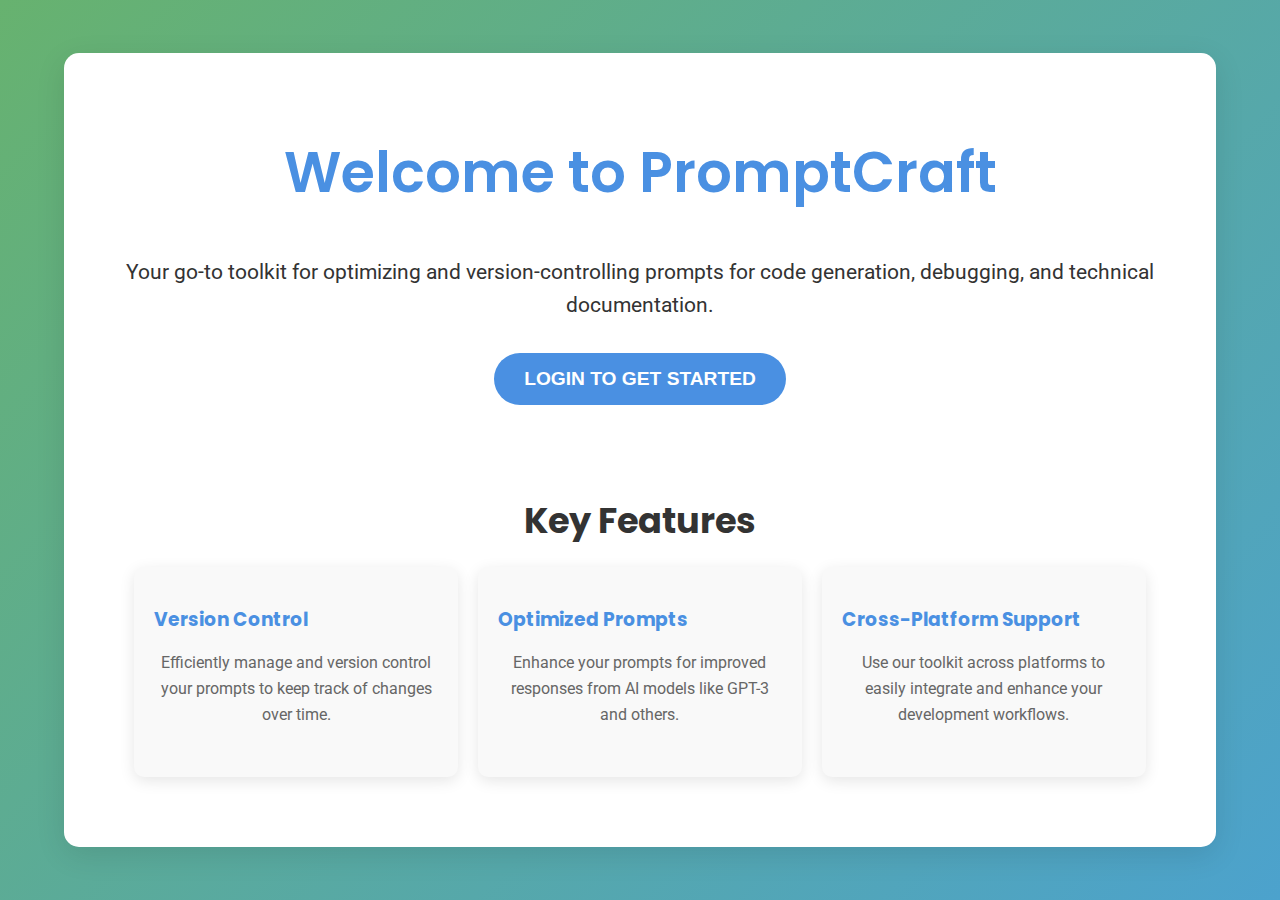
<file: FRONTEND/index.html>
<!DOCTYPE html>
<html lang="en">

<head>
  <meta charset="UTF-8">
  <meta name="viewport" content="width=device-width, initial-scale=1.0">
  <title>PromptCraft - Prompt Engineering Toolkit</title>

  <link rel="icon" href="%PUBLIC_URL%/favicon.ico">

  <link href="https://fonts.googleapis.com/css2?family=Roboto:wght@400;500&family=Poppins:wght@300;400;600&display=swap" rel="stylesheet">

  <style>
    /* Global Styles */
    body {
      font-family: 'Roboto', sans-serif;
      margin: 0;
      padding: 0;
      background: linear-gradient(135deg, #67b26f, #4ca2cd);
      /* Gradient background */
      color: #fff;
      display: flex;
      justify-content: center;
      align-items: center;
      min-height: 100vh;
      /* Use min-height to ensure content fits */
      text-align: center;
      overflow-x: hidden;
      /* Prevent horizontal scroll */
      box-sizing: border-box; /* Ensure padding and border are included in the element's total width and height */
    }

    /* Container for the app */
    #root {
      width: 90%; /* Adjusted to 90% for better responsiveness */
      max-width: 1200px;
  
      padding: 40px;
      background-color: #ffffff;
      box-shadow: 0px 8px 30px rgba(0, 0, 0, 0.1);
      border-radius: 15px;
      /* Rounded corners */
      display: flex; /* Use flexbox to stack children */
      flex-direction: column; /* Stack vertically */
      align-items: center; /* Center horizontally */
      animation: fadeIn 1.5s ease-out forwards; /* Keep the end state of the animation */
      box-sizing: border-box;
    }

    /* Fade-in animation */
    @keyframes fadeIn {
      0% {
        opacity: 0;
        transform: translateY(50px);
      }

      100% {
        opacity: 1;
        transform: translateY(0);
      }
    }

    /* Header Styles */
    h1 {
      font-family: 'Poppins', sans-serif;
      color: #4a90e2;
      /* Blue color for a professional feel */
      font-size: 3.5rem;
      font-weight: 600;
      margin-bottom: 20px;
      text-align: center; /* Ensure text is centered */
    }

    /* Paragraph Styles */
    p {
      font-size: 1.3rem;
      color: #333;
      /* Dark gray text for readability */
      margin-bottom: 30px;
      line-height: 1.6;
      text-align: center; /* Ensure text is centered */
    }

    /* Button Styles */
    .btn {
      background-color: #4a90e2;
      color: white;
      padding: 15px 30px;
      border: none;
      border-radius: 50px;
      font-size: 1.2rem;
      font-weight: 600;
      cursor: pointer;
      transition: background-color 0.3s ease, transform 0.2s ease;
      text-transform: uppercase;
      margin-bottom: 30px; /* Space below the button */
    }

    .btn:hover {
      background-color: #357ab7;
      /* Darker shade of blue on hover */
      transform: scale(1.05);
      /* Slight scale-up on hover */
    }

    /* Section Styles */
    .section {
      width: 100%; /* Make the section take full width of its parent (#root) */
      padding: 30px 0; /* Adjusted padding to control inner spacing */
      background-color: #ffffff; /* Explicitly set background to white for the section */
      border-radius: 10px;
      box-shadow: none; /* Remove shadow here if it's already on #root */
      transition: box-shadow 0.3s ease;
      box-sizing: border-box; /* Ensure padding is included in width */
    }

    .section h2 {
      font-family: 'Poppins', sans-serif;
      color: #333;
      font-size: 2.2rem;
      margin-bottom: 20px;
      text-align: center;
    }

    /* Card Layout for Features */
    .feature-cards-container {
      display: flex;
      justify-content: center; /* Center cards horizontally */
      flex-wrap: wrap; /* Allow cards to wrap to the next line */
      gap: 20px; /* Space between cards */
      padding: 0 20px; /* Add horizontal padding to the container */
      box-sizing: border-box;
    }

    .feature-card {
      background-color: #f9f9f9;
      border-radius: 10px;
      box-shadow: 0px 4px 15px rgba(0, 0, 0, 0.1);
      padding: 20px;
      width: calc(33.333% - 20px); /* Distribute width for 3 cards, accounting for gap */
      min-width: 280px; /* Ensure cards don't get too small */
      transition: transform 0.3s ease, box-shadow 0.3s ease;
      text-align: left; /* Align text within cards */
      box-sizing: border-box;
    }

    @media (max-width: 900px) {
      .feature-card {
        width: calc(50% - 20px);
      }
    }

    @media (max-width: 600px) {
      .feature-card {
        width: 100%;
      }
    }


    .feature-card:hover {
      transform: translateY(-5px);
      box-shadow: 0px 8px 25px rgba(0, 0, 0, 0.2);
    }

    .feature-card h3 {
      font-family: 'Poppins', sans-serif;
      color: #4a90e2;
      margin-bottom: 10px;
    }

    .feature-card p {
      color: #666;
      font-size: 1rem;
    }

    /* Footer Styles */
    footer {
      margin-top: 40px;
      color: #fff;
      font-size: 1rem;
      position: relative; /* Position relative to allow z-index if needed */
      z-index: 1; /* Ensure footer is above the gradient background */
    }

    footer a {
      color: #fff;
      text-decoration: none;
      font-weight: 500;
    }

    footer a:hover {
      text-decoration: underline;
    }

    nav .btn {
  background: linear-gradient(135deg, #4a90e2, #007aff);
  color: white;
  padding: 12px 25px;
  border: none;
  border-radius: 12px;
  font-size: 1rem;
  font-weight: 600;
  cursor: pointer;
  transition: all 0.3s ease-in-out;
  box-shadow: 0 4px 14px rgba(0, 0, 0, 0.15);
  margin: 5px;
  text-transform: capitalize;
}

nav .btn:hover {
  background: linear-gradient(135deg, #357ab7, #005ecb);
  transform: translateY(-3px) scale(1.03);
  box-shadow: 0 6px 20px rgba(0, 0, 0, 0.25);
}
nav {
  margin-bottom: 20px;
  display: flex;
  flex-wrap: wrap;
  justify-content: center;
}
  </style>
</head>

<body>
  <div id="root">
    <h1>Welcome to PromptCraft</h1>
    <p>Your go-to toolkit for optimizing and version-controlling prompts for code generation, debugging, and technical documentation.</p>
    <button class="btn" onclick="window.location.href='login.html';">Login to Get Started</button>
    <!-- Place this INSIDE <body>, after <h1> and <p> and before <section> -->
<!-- 🔽 Script to show admin nav if logged-in user is admin -->
<script>
  const user = JSON.parse(localStorage.getItem("user"));
  if (user?.role === "admin") {
    document.getElementById("admin-nav").style.display = "block";
  }
</script>
    <section class="section">
      <h2>Key Features</h2>
      <div class="feature-cards-container">
        <div class="feature-card">
          <h3>Version Control</h3>
          <p>Efficiently manage and version control your prompts to keep track of changes over time.</p>
        </div>
        <div class="feature-card">
          <h3>Optimized Prompts</h3>
          <p>Enhance your prompts for improved responses from AI models like GPT-3 and others.</p>
        </div>
        <div class="feature-card">
          <h3>Cross-Platform Support</h3>
          <p>Use our toolkit across platforms to easily integrate and enhance your development workflows.</p>
        </div>
      </div>
    </section>
  </div>
</body>
</html>
</file>
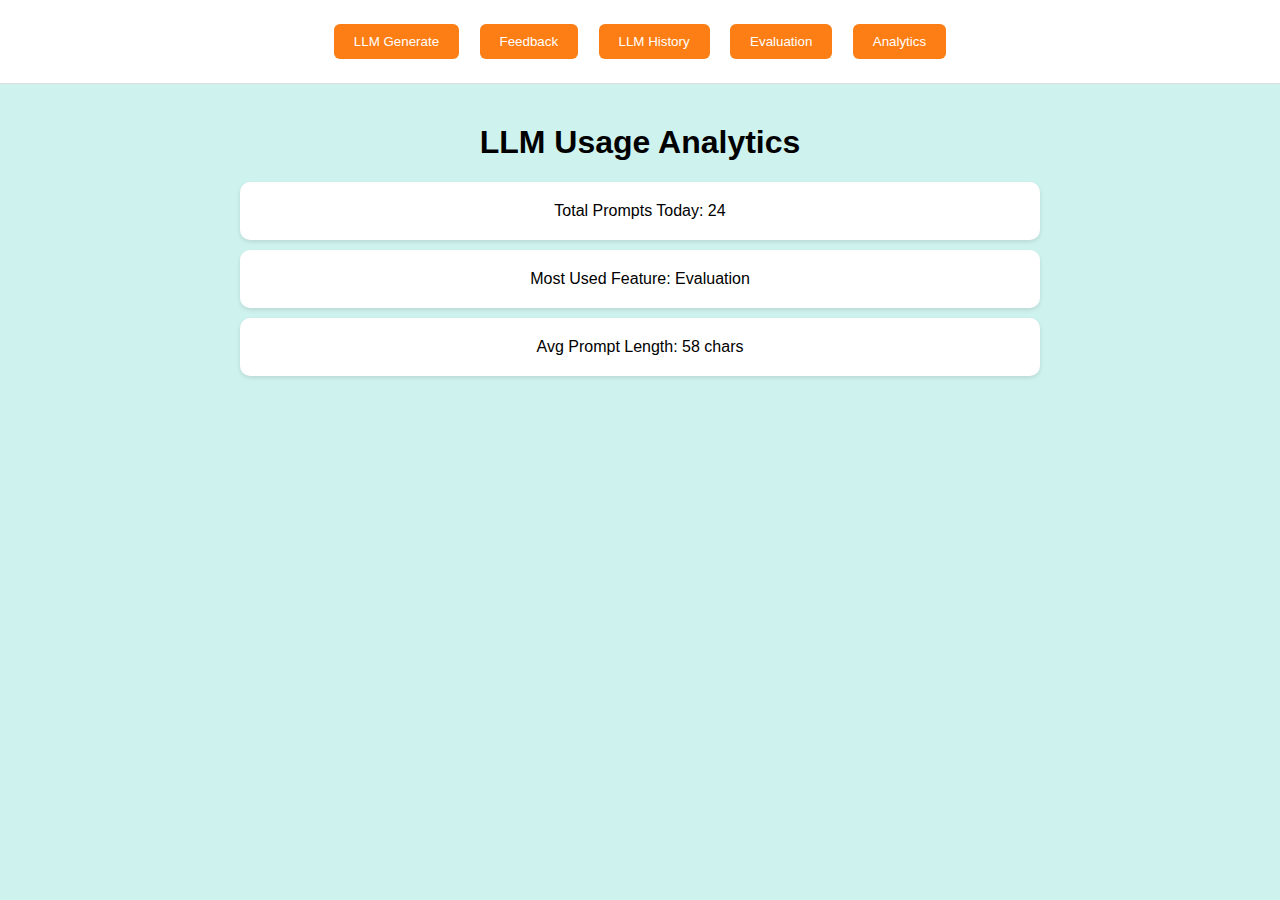
<file: FRONTEND/analytics.html>
<!DOCTYPE html>
<html lang="en">
<head>
  <meta charset="UTF-8" />
  <title>Analytics</title>
  <style>
    body {
      font-family: 'Segoe UI', sans-serif;
      margin: 0;
      background: #fafafa;
       background-color: #CEF2EE;
    }
    .navbar {
      background: #fff;
      border-bottom: 1px solid #ddd;
      padding: 16px;
      text-align: center;
    }
    .btn {
      margin: 8px;
      padding: 10px 20px;
      background-color: #fd7e14;
      color: white;
      border: none;
      border-radius: 6px;
      cursor: pointer;
    }
    .btn:hover {
      background-color: #e8590c;
    }
    .container {
      max-width: 800px;
      margin: 40px auto;
      text-align: center;
    }
    .card {
      background: white;
      padding: 20px;
      border-radius: 10px;
      margin: 10px 0;
      box-shadow: 0 2px 4px rgba(0,0,0,0.1);
    }
  </style>
</head>
<body>
  <div class="navbar">
    <button class="btn" onclick="navigateTo('llmgenerate.html')">LLM Generate</button>
    <button class="btn" onclick="navigateTo('feedback.html')">Feedback</button>
    <button class="btn" onclick="navigateTo('history.html')">LLM History</button>
    <button class="btn" onclick="navigateTo('evaluation.html')">Evaluation</button>
    <button class="btn" onclick="navigateTo('analytics.html')">Analytics</button>
  </div>
  <div class="container">
    <h1>LLM Usage Analytics</h1>
    <div class="card">Total Prompts Today: 24</div>
    <div class="card">Most Used Feature: Evaluation</div>
    <div class="card">Avg Prompt Length: 58 chars</div>
  </div>
  <script>
    function navigateTo(page) {
      window.location.href = page;
    }
  </script>
</body>
</html>
</file>
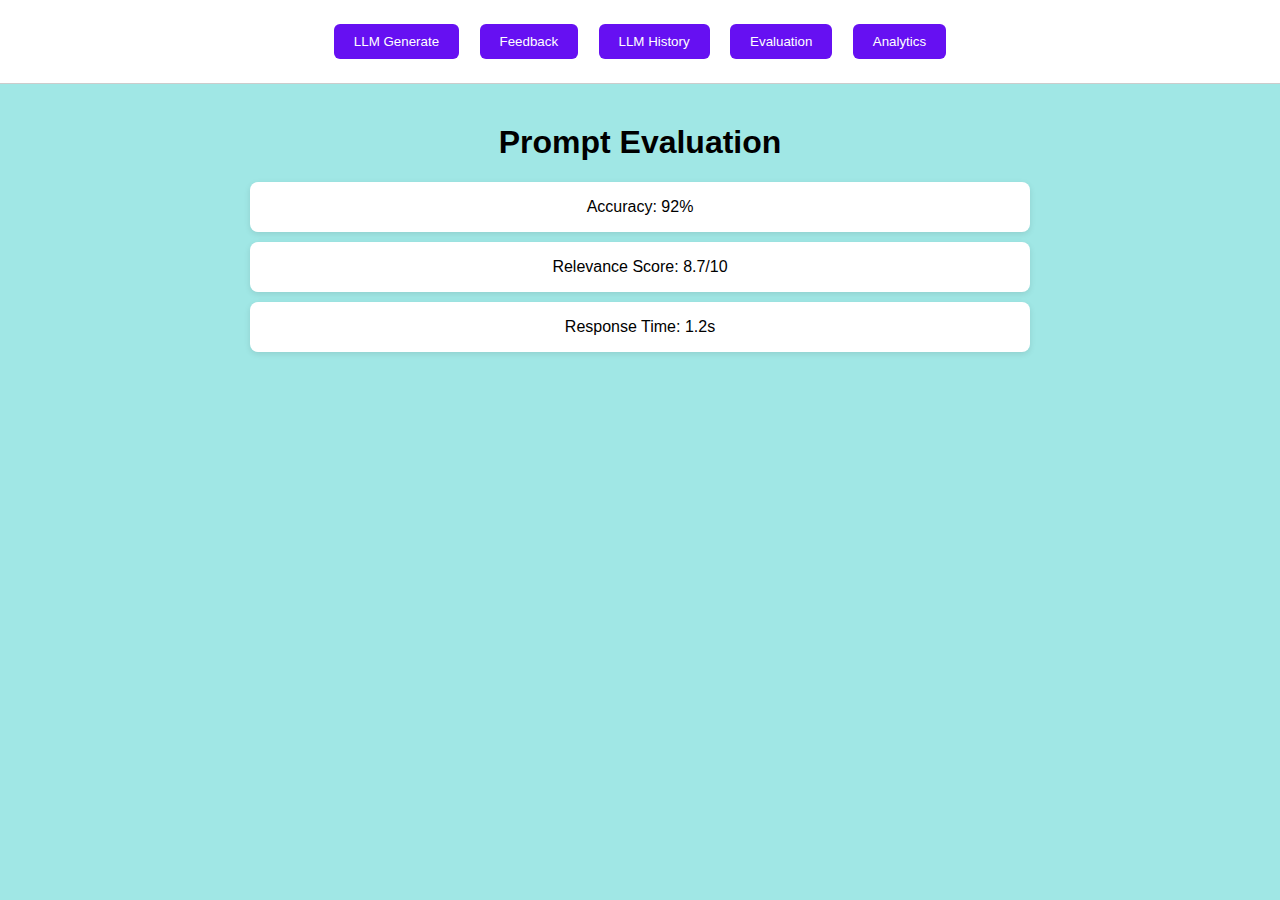
<file: FRONTEND/evaluation.html>
<!DOCTYPE html>
<html lang="en">
<head>
  <meta charset="UTF-8" />
  <title>Evaluation</title>
  <style>
    body {
      font-family: 'Segoe UI', sans-serif;
      background: #f0f3f5;
      margin: 0;
       background-color: #A0E7E5;
    }
    .navbar {
      background: #fff;
      padding: 16px;
      text-align: center;
      border-bottom: 1px solid #ccc;
    }
    .btn {
      margin: 8px;
      padding: 10px 20px;
      background: #6610f2;
      color: white;
      border: none;
      border-radius: 6px;
      cursor: pointer;
    }
    .btn:hover {
      background: #520dc2;
    }
    .container {
      max-width: 800px;
      margin: 40px auto;
      text-align: center;
    }
    .metric {
      background: #fff;
      padding: 16px;
      margin: 10px;
      border-radius: 8px;
      box-shadow: 0 2px 6px rgba(0,0,0,0.1);
    }
  </style>
</head>
<body>
  <div class="navbar">
    <button class="btn" onclick="navigateTo('llmgenerate.html')">LLM Generate</button>
    <button class="btn" onclick="navigateTo('feedback.html')">Feedback</button>
    <button class="btn" onclick="navigateTo('history.html')">LLM History</button>
    <button class="btn" onclick="navigateTo('evaluation.html')">Evaluation</button>
    <button class="btn" onclick="navigateTo('analytics.html')">Analytics</button>
  </div>
  <div class="container">
    <h1>Prompt Evaluation</h1>
    <div class="metric">Accuracy: 92%</div>
    <div class="metric">Relevance Score: 8.7/10</div>
    <div class="metric">Response Time: 1.2s</div>
  </div>
  <script>
    function navigateTo(page) {
      window.location.href = page;
    }
  </script>
</body>
</html>
</file>
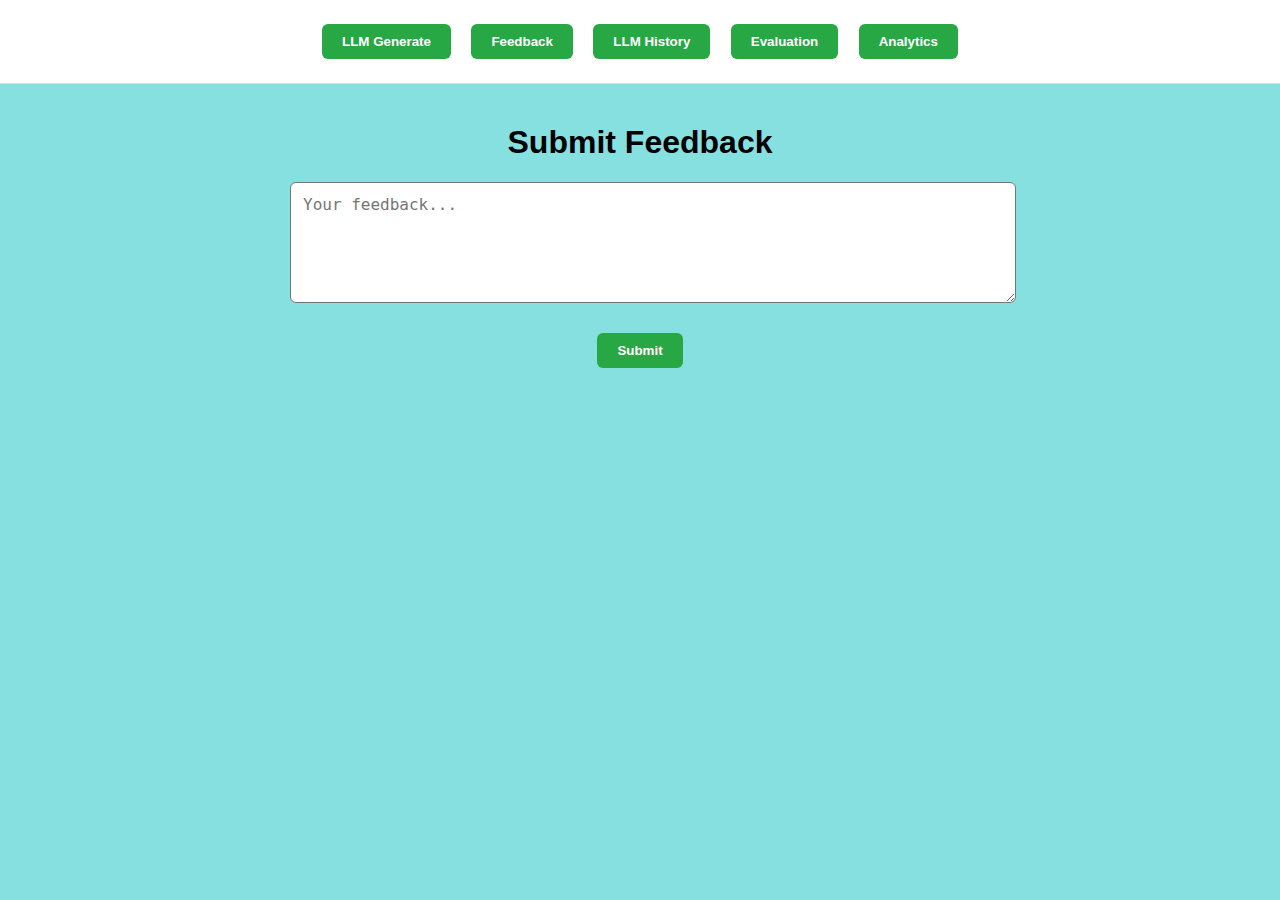
<file: FRONTEND/feedback.html>
<!DOCTYPE html>
<html lang="en">
<head>
  <meta charset="UTF-8" />
  <title>Feedback</title>
  <style>
    body {
      font-family: 'Segoe UI', sans-serif;
      background-color: #f9fafc;
      margin: 0;
       background-color: #87E0E0;
    }
    .navbar {
      background: #fff;
      border-bottom: 1px solid #ddd;
      padding: 16px;
      text-align: center;
    }
    .btn {
      margin: 8px;
      padding: 10px 20px;
      font-weight: 600;
      background: #28a745;
      color: #fff;
      border: none;
      border-radius: 6px;
      cursor: pointer;
    }
    .btn:hover {
      background-color: #1e7e34;
    }
    .container {
      max-width: 700px;
      margin: 40px auto;
      text-align: center;
    }
    textarea {
      width: 100%;
      padding: 12px;
      font-size: 1rem;
      border-radius: 6px;
    }
    #feedbackMsg {
      margin-top: 20px;
      color: green;
    }
  </style>
</head>
<body>
  <div class="navbar">
    <button class="btn" onclick="navigateTo('llmgenerate.html')">LLM Generate</button>
    <button class="btn" onclick="navigateTo('feedback.html')">Feedback</button>
    <button class="btn" onclick="navigateTo('history.html')">LLM History</button>
    <button class="btn" onclick="navigateTo('evaluation.html')">Evaluation</button>
    <button class="btn" onclick="navigateTo('analytics.html')">Analytics</button>
  </div>
  <div class="container">
    <h1>Submit Feedback</h1>
    <form onsubmit="submitFeedback(event)">
      <textarea id="feedbackText" rows="5" placeholder="Your feedback..." required></textarea>
      <br><br>
      <button type="submit" class="btn">Submit</button>
    </form>
    <div id="feedbackMsg"></div>
  </div>
  <script>
    function navigateTo(page) {
      window.location.href = page;
    }
    function submitFeedback(event) {
      event.preventDefault();
      const text = document.getElementById("feedbackText").value.trim();
      if (text) {
        document.getElementById("feedbackMsg").textContent = "Thanks for your feedback!";
        document.getElementById("feedbackText").value = "";
      }
    }
  </script>
</body>
</html>
</file>
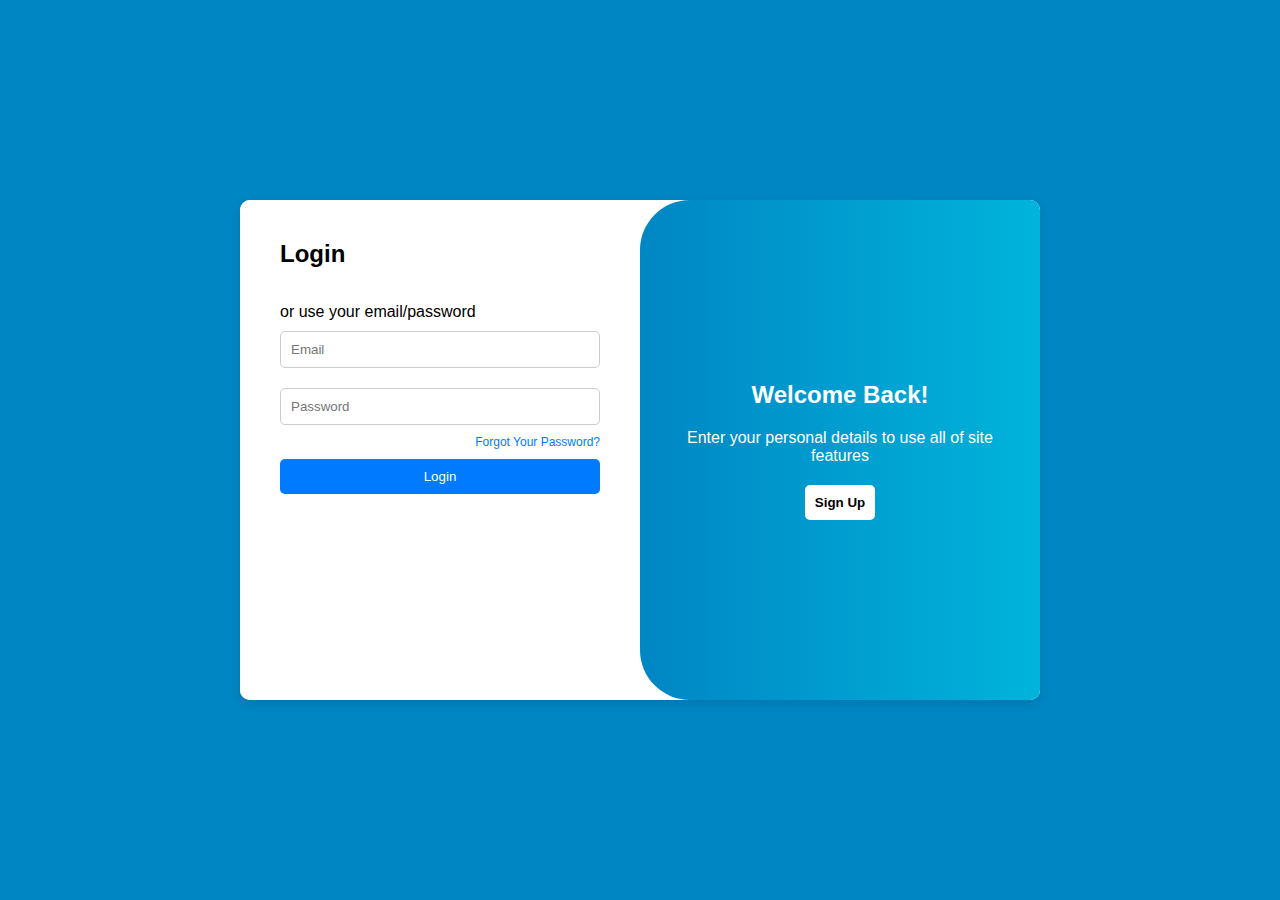
<file: FRONTEND/get-started.html>
<!DOCTYPE html>
<html lang="en">
<head>
  <meta charset="UTF-8">
  <meta name="viewport" content="width=device-width, initial-scale=1.0">
  <title>PromptCraft - Get Started</title>
  <link href="https://fonts.googleapis.com/css2?family=Roboto:wght@400;500&family=Poppins:wght@300;400;600&display=swap" rel="stylesheet">
  <style>
    body {
      font-family: 'Roboto', sans-serif;
      margin: 0;
      padding: 0;
      background: linear-gradient(135deg, #67b26f, #4ca2cd);
      color: #fff;
      display: flex;
      justify-content: center;
      align-items: center;
      min-height: 100vh;
      text-align: center;
    }

    #main-container {
      width: 80%;
      max-width: 1200px;
      padding: 40px;
      background-color: #ffffff;
      border-radius: 15px;
      box-shadow: 0px 8px 30px rgba(0, 0, 0, 0.1);
      color: #333;
      animation: fadeIn 1.5s ease-out forwards;
    }

    @keyframes fadeIn {
      0% { opacity: 0; transform: translateY(50px); }
      100% { opacity: 1; transform: translateY(0); }
    }

    .form-container {
      max-width: 600px;
      margin: 0 auto;
      background-color: #f7f8fc;
      padding: 20px;
      border-radius: 10px;
    }

    .form-container textarea,
    .form-container button {
      width: 100%;
      padding: 15px;
      margin: 10px 0;
      border-radius: 5px;
      font-size: 1rem;
      border: none;
    }

    textarea {
      background-color: #f0f0f0;
      height: 150px;
    }

    .form-container button {
      background-color: #4a90e2;
      color: white;
      cursor: pointer;
    }

    .form-container button:hover {
      background-color: #357ab7;
    }

    .nav-container {
      margin-top: 30px;
      background: #ffffff;
      border-radius: 15px;
      padding: 20px;
    }

    nav, #admin-nav {
      display: flex;
      flex-wrap: wrap;
      justify-content: center;
      gap: 12px;
    }

    nav .btn {
      background: linear-gradient(135deg, #4a90e2, #007aff);
      color: white;
      padding: 12px 25px;
      border-radius: 12px;
      font-size: 1rem;
      font-weight: 600;
      border: none;
      cursor: pointer;
    }

    nav .btn:hover {
      background: linear-gradient(135deg, #357ab7, #005ecb);
      transform: translateY(-3px) scale(1.03);
    }

    footer {
      margin-top: 40px;
      font-size: 1rem;
      color: #fff;
    }

    @media (max-width: 768px) {
      h1 { font-size: 2rem; }
      .form-container { padding: 10px; }
    }
    .navigate-button {
    background-color: #00b9f1;
    color: white;
    padding: 12px 24px;
    border-radius: 8px;
    text-decoration: none;
    font-size: 16px;
    border: none;
    display: inline-block;
    cursor: pointer;
    transition: background 0.3s ease;
  }

  .navigate-button:hover {
    background-color: #009fd1;
  }
  </style>
</head>
<body>
  <div id="main-container">
    <h1>Welcome to PromptCraft - Get Started</h1>
    <p>Optimize and version-control your prompts for AI code generation, debugging, and more.</p>
    <div class="form-container">
      <h2>Enter Your Prompt</h2>
      <textarea id="promptEditor" placeholder="Enter a prompt here..."></textarea>
      <button onclick="generateOutput()">Generate Output</button>
      <button id="savePromptBtn"> Save Prompt</button>
      <button id="loadPromptBtn">Load Prompt</button>
      <p id="output"></p>
    </div>

    <div>
      <button class="btn" onclick="logoutUser()">Logout</button>
    </div>

    <div class="nav-container">
      <nav>
        <button class="btn" onclick="window.location.href='prompteditor.html';">Prompt Editor</button>
        <button class="btn" onclick="window.location.href='llmgenerate.html';">LLM Generate</button>
        <button class="btn" onclick="window.location.href='feedback.html';">Feedback</button>
        <button class="btn" onclick="window.location.href='history.html';">LLM History</button>
        <button class="btn" onclick="window.location.href='evaluation.html';">Evaluation</button>
        <button class="btn" onclick="window.location.href='analytics.html';">Analytics</button>
      </nav>
      <div id="admin-nav" style="display:none;">
        <button class="btn" onclick="window.location.href='admin-users.html';">Admin Users</button>
        <button class="btn" onclick="window.location.href='admin-prompts.html';">Admin Prompts</button>
        <button class="btn" onclick="window.location.href='admin-analytics.html';">Admin Dashboard</button>
      </div>
    </div>
  </div>

  <script>
    // Redirect if not logged in
    if (!localStorage.getItem('isLoggedIn')) {
      window.location.href = 'login.html';
    }

    window.onload = function () {
      const user = JSON.parse(localStorage.getItem("user"));
      if (user?.role === "admin") {
        document.getElementById("admin-nav").style.display = "block";
      }
    };

    async function savePromptToDB(promptText) {
  const token = localStorage.getItem("token");

  const response = await fetch("http://127.0.0.1:8000/api/v1/prompts/", {
    method: "POST",
    headers: {
      "Content-Type": "application/json",
      "Authorization": `Bearer ${token}`
    },
    body: JSON.stringify({
      input_text: promptText,
      purpose: "generate_output",
      name: "User Prompt",
      description: "Prompt submitted from frontend",
      tags: [],
      prompt_metadata: {}
    })
  });

  if (!response.ok) {
    const err = await response.text();
    throw new Error(`Save failed: ${err}`);
  }

  const data = await response.json();
  const promptId = data.prompt_id || data.id;  // ✅ Handles both cases

  if (!promptId) {
    throw new Error("❌ Backend did not return a valid prompt ID");
  }

  console.log("📌 Prompt saved with ID:", promptId);
  localStorage.setItem("selectedPromptId", promptId);
  return promptId;
}

    async function generateOutput() {
      const token = localStorage.getItem("token");
      const userInput = document.getElementById("promptEditor").value;
      const outputDiv = document.getElementById("output");
      const button = document.querySelector("button[onclick='generateOutput()']");

      outputDiv.innerText = "";
      button.disabled = true;
      button.innerText = "Generating...";

      try {
        const promptId = await savePromptToDB(userInput);
        console.log("📤 Sending prompt_id:", promptId);

        if (!promptId) throw new Error("Prompt ID is undefined — check savePromptToDB()");

        const res = await fetch("http://127.0.0.1:8000/api/v1/llm/generate", {
          method: "POST",
          headers: {
            "Content-Type": "application/json",
            "Authorization": `Bearer ${token}`
          },
          body: JSON.stringify({
            prompt_id: promptId,
            model_name: "gpt-3.5-turbo",
            provider: "openai",
            llm_parameters: {
              temperature: 0.7,
              max_tokens: 300
            }
          })
        });

        if (!res.ok) {
          const err = await res.text();
          throw new Error(`Generation failed: ${err}`);
        }

        const data = await res.json();
        outputDiv.innerText = data.generated_text;
      } catch (err) {
        outputDiv.innerText = "❌ Error: " + err.message;
      } finally {
        button.disabled = false;
        button.innerText = "Generate Output";
      }
    }

    function logoutUser() {
      localStorage.clear();
      window.location.href = 'login.html';
    }
  </script>
  <script src="promptService.js" type="module"></script>
  <script src="PromptEditor.js" type="module"></script>
  <script src="PromptEvaluation.js" type="module"></script>
  <script src="VersionHistory.js" type="module"></script>
</body>
</html>
</file>
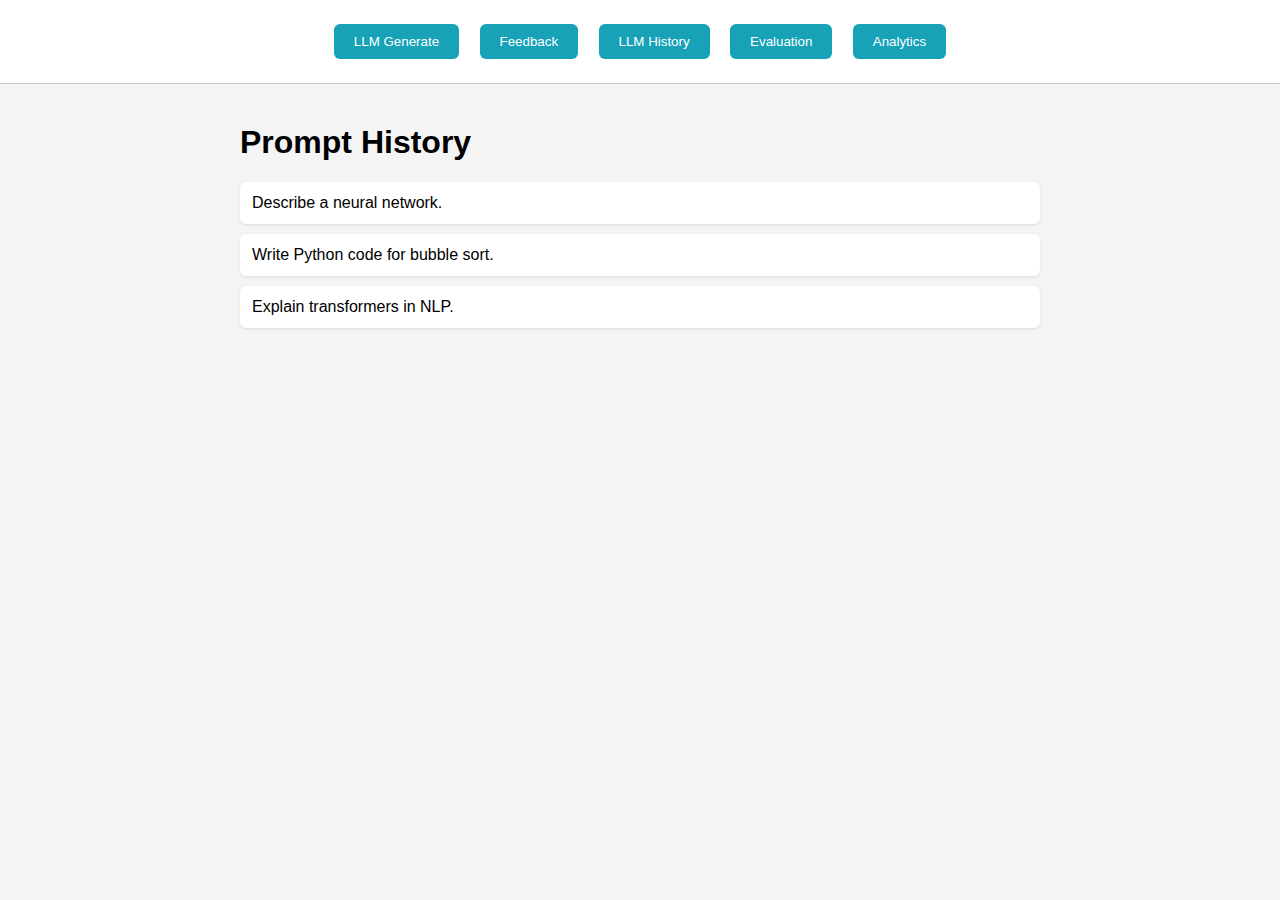
<file: FRONTEND/history.html>
<!DOCTYPE html>
<html lang="en">
<head>
  <meta charset="UTF-8" />
  <title>LLM History</title>
  <style>
    body {
      font-family: Arial, sans-serif;
      background: #f4f4f4;
      margin: 0;
    }
    .navbar {
      background: #fff;
      padding: 16px;
      text-align: center;
      border-bottom: 1px solid #ccc;
    }
    .btn {
      margin: 8px;
      padding: 10px 20px;
      background: #17a2b8;
      color: white;
      border: none;
      border-radius: 6px;
      cursor: pointer;
    }
    .btn:hover {
      background: #117a8b;
    }
    .container {
      max-width: 800px;
      margin: 40px auto;
    }
    .history-item {
      padding: 12px;
      background: #fff;
      border-radius: 6px;
      margin: 10px 0;
      box-shadow: 0 1px 3px rgba(0,0,0,0.1);
    }
  </style>
</head>
<body>
  <div class="navbar">
    <button class="btn" onclick="navigateTo('llmgenerate.html')">LLM Generate</button>
    <button class="btn" onclick="navigateTo('feedback.html')">Feedback</button>
    <button class="btn" onclick="navigateTo('history.html')">LLM History</button>
    <button class="btn" onclick="navigateTo('evaluation.html')">Evaluation</button>
    <button class="btn" onclick="navigateTo('analytics.html')">Analytics</button>
  </div>
  <div class="container">
    <h1>Prompt History</h1>
    <div id="historyList"></div>
  </div>
  <script>
    function navigateTo(page) {
      window.location.href = page;
    }
    document.addEventListener("DOMContentLoaded", () => {
      const history = JSON.parse(localStorage.getItem("promptHistory")) || [
        "Describe a neural network.",
        "Write Python code for bubble sort.",
        "Explain transformers in NLP."
      ];
      const container = document.getElementById("historyList");
      if (history.length === 0) {
        container.innerHTML = "<p>No history available.</p>";
      } else {
        container.innerHTML = history.map(item => `<div class="history-item">${item}</div>`).join('');
      }
    });
  </script>
</body>
</html>
</file>
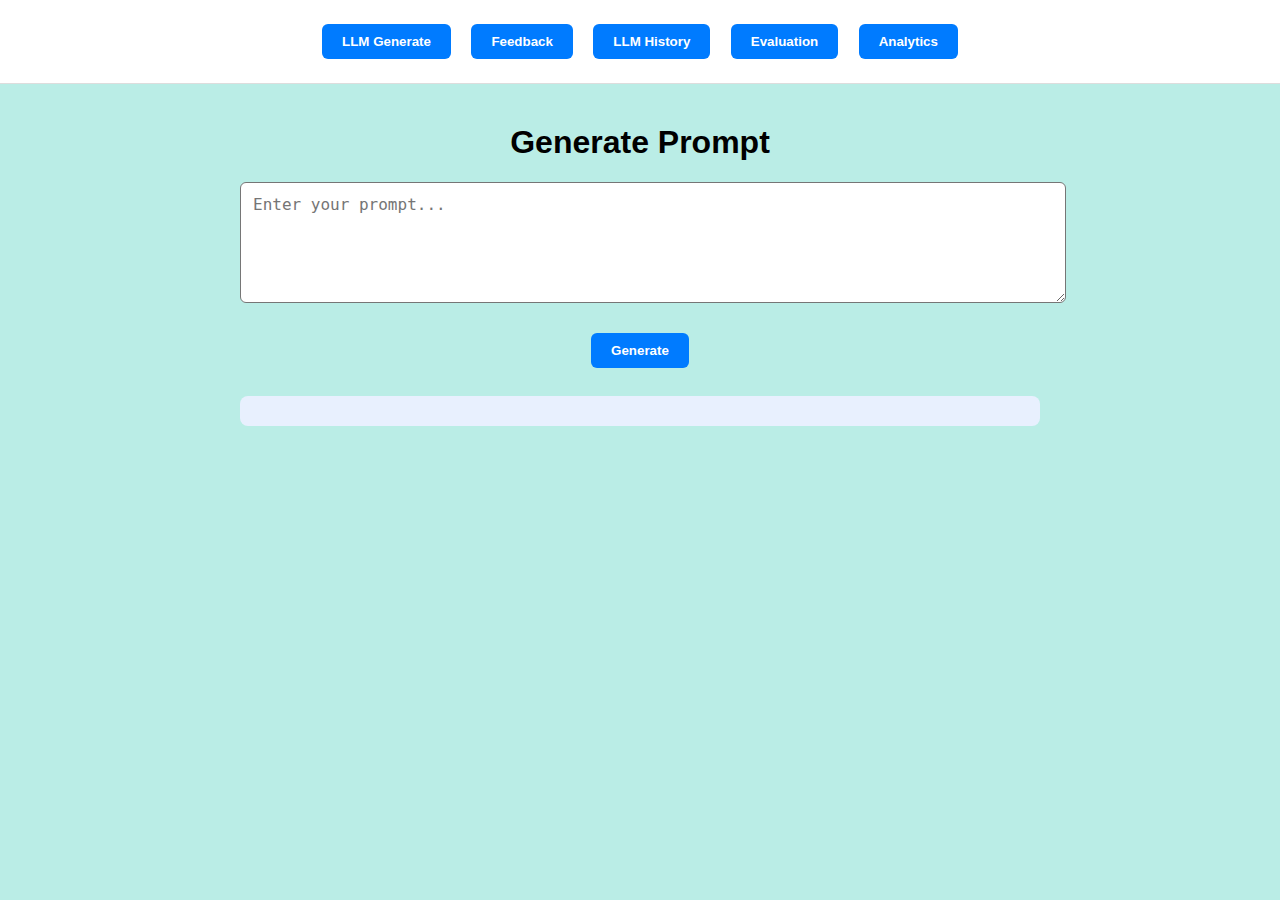
<file: FRONTEND/llmgenerate.html>
<!DOCTYPE html>
<html lang="en">
<head>
  <meta charset="UTF-8" />
  <title>LLM Generate</title>
  <style>
    body {
      font-family: 'Segoe UI', sans-serif;
      margin: 0;
      background: #f4f6f8;
      background-color: #BAEDE6;
    }
    .navbar {
      background: #fff;
      border-bottom: 1px solid #ddd;
      padding: 16px;
      text-align: center;
    }
    .btn {
      margin: 8px;
      padding: 10px 20px;
      font-weight: 600;
      background: #007bff;
      color: #fff;
      border: none;
      border-radius: 6px;
      cursor: pointer;
      transition: 0.3s;
    }
    .btn:hover {
      background: #0056b3;
      transform: scale(1.05);
    }
    .container {
      max-width: 800px;
      margin: 40px auto;
      text-align: center;
    }
    textarea {
      width: 100%;
      padding: 12px;
      font-size: 1rem;
      border-radius: 6px;
    }
    #outputArea {
      margin-top: 20px;
      background: #e8f0fe;
      padding: 15px;
      border-radius: 8px;
    }
  </style>
</head>
<body>
  <div class="navbar">
    <button class="btn" onclick="navigateTo('llmgenerate.html')">LLM Generate</button>
    <button class="btn" onclick="navigateTo('feedback.html')">Feedback</button>
    <button class="btn" onclick="navigateTo('history.html')">LLM History</button>
    <button class="btn" onclick="navigateTo('evaluation.html')">Evaluation</button>
    <button class="btn" onclick="navigateTo('analytics.html')">Analytics</button>
  </div>
  <div class="container">
    <h1>Generate Prompt</h1>
    <textarea id="promptInput" rows="5" placeholder="Enter your prompt..."></textarea>
    <br><br>
    <button id="generateBtn" class="btn">Generate</button>
    <div id="outputArea"></div>
  </div>
  <script>
    function navigateTo(page) {
      window.location.href = page;
    }
    document.getElementById("generateBtn").addEventListener("click", () => {
      const input = document.getElementById("promptInput").value.trim();
      const output = document.getElementById("outputArea");
      if (!input) {
        output.textContent = "Please enter a prompt.";
        return;
      }
      output.textContent = "Simulated LLM response for: " + input;
    });
  </script>
</body>
</html>
</file>
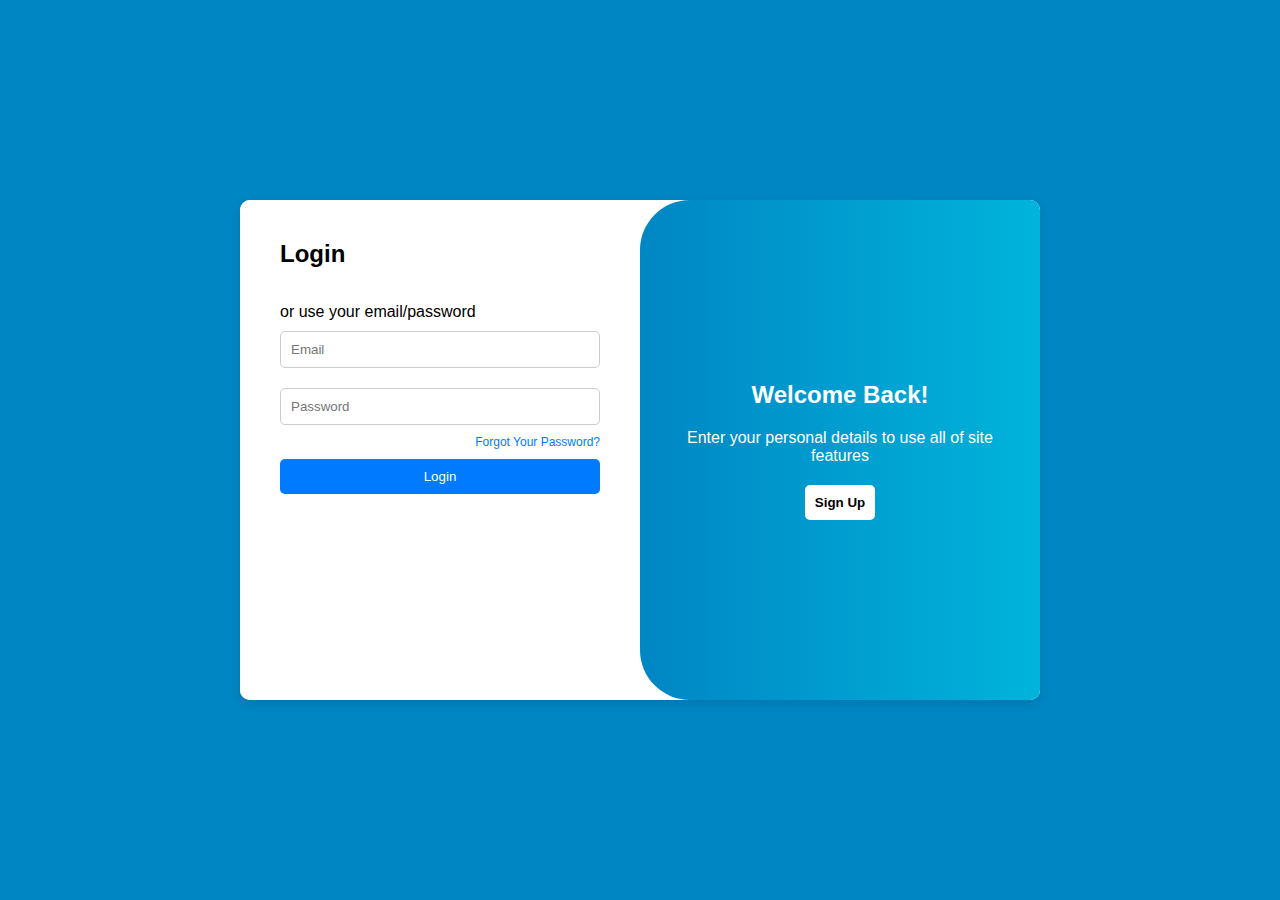
<file: FRONTEND/login.html>
<!DOCTYPE html>
<html lang="en">
<head>
    <meta charset="UTF-8">
    <meta name="viewport" content="width=device-width, initial-scale=1.0">
    <title>Login & Signup</title>
    <style>
        * {
            margin: 0;
            padding: 0;
            box-sizing: border-box;
            font-family: Arial, sans-serif;
        }
        body {
            display: flex;
            justify-content: center;
            align-items: center;
            height: 100vh;
            background: #0086c3;
        }
        .container {
            display: flex;
            width: 800px;
            height: 500px;
            box-shadow: 0px 4px 10px rgba(0, 0, 0, 0.1);
            border-radius: 10px;
            overflow: hidden;
            background: white;
            position: relative;
        }
        .form-container {
            width: 50%;
            padding: 40px;
            position: absolute;
            top: 0;
            height: 100%;
            transition: transform 0.5s ease-in-out;
            background: white;
        }
        .signin-container {
            left: 0;
            transform: translateX(0);
            z-index: 2;
        }
        .signup-container {
            left: 0;
            transform: translateX(100%);
            z-index: 1;
        }
        .toggle-container {
            width: 50%;
            background: linear-gradient(to right, #0086c3, #00b4db);
            color: white;
            text-align: center;
            display: flex;
            flex-direction: column;
            justify-content: center;
            align-items: center;
            padding: 40px;
            transition: transform 0.5s ease-in-out;
            position: absolute;
            right: 0;
            height: 100%;
            border-top-left-radius: 50px;
            border-bottom-left-radius: 50px;
        }
        h2 {
            margin-bottom: 20px;
        }
        input {
            width: 100%;
            padding: 10px;
            margin: 10px 0;
            border: 1px solid #ccc;
            border-radius: 5px;
        }
        button {
            width: 100%;
            padding: 10px;
            background: #007BFF;
            color: white;
            border: none;
            border-radius: 5px;
            cursor: pointer;
        }
        button:hover {
            background: #0056b3;
        }
        .social-icons {
            display: flex;
            justify-content: center;
            gap: 10px;
            margin-bottom: 15px;
        }
        .social-icons img {
            width: 30px;
            cursor: pointer;
        }
        .forgot-password {
            display: block;
            text-align: right;
            font-size: 12px;
            margin-bottom: 10px;
            color: #007BFF;
            cursor: pointer;
        }
        .toggle-button {
            background: white;
            border: none;
            padding: 10px;
            cursor: pointer;
            color: black;
            font-weight: bold;
            border-radius: 5px;
            margin-top: 20px;
        }
        .toggle-button:hover {
            background: rgba(255, 255, 255, 0.8);
        }
        /* Style for error message */
        .error-message {
            color: red;
            font-size: 12px;
            display: none;
        }
    </style>
    <script src="https://accounts.google.com/gsi/client" async defer></script>
</head>
<body>
    <div class="container">
        <div class="form-container signin-container" id="signin">
            <h2>Login</h2>
            <div class="social-icons">
                <div id="google-button"></div>
            </div>
            <p>or use your email/password</p>
            <input type="email" id="email" placeholder="Email">
            <p class="error-message" id="email-error">Invalid email format</p>
            <input type="password" id="password" placeholder="Password">
            <a class="forgot-password">Forgot Your Password?</a>
            <button id="login-btn">Login</button>
        </div>
        
        <div class="toggle-container" id="toggle">
            <h2>Welcome Back!</h2>
            <p>Enter your personal details to use all of site features</p>
            <a href="SignUp.html">
                <button class="toggle-button" onclick="toggleForms()">Sign Up</button>
            </a>
        </div>
    </div>
    <script>
        if (localStorage.getItem('isLoggedIn') === 'true') {
            window.location.href = 'get-started.html';
        }
        function validateEmail(email) {
            const emailRegex = /^[a-zA-Z0-9._%+-]+@[a-zA-Z0-9.-]+\.[a-zA-Z]{2,}$/;
            return emailRegex.test(email);
        }
    
        document.getElementById("email").addEventListener("keypress", function (event) {
            if (event.key === "Enter") {
                checkEmail();
            }
        });
        document.getElementById("email").addEventListener("blur", checkEmail);
        window.onload = () => {
        google.accounts.id.initialize({
            client_id: "765905063785-l425djnuf3bollai3piog45bah4jbdc7.apps.googleusercontent.com",
            callback: handleGoogleSignIn
        });

        google.accounts.id.renderButton(
            document.getElementById("google-button"),
            { theme: "outline", size: "large" }
        );
    };

    function handleGoogleSignIn(response) {
        const payload = JSON.parse(atob(response.credential.split('.')[1]));
        const email = payload.email;
        const name = payload.name;

        const adminEmails = ["prakhar@admin.com", "admin@example.com"];
        const role = adminEmails.includes(email) ? "admin" : "user";

        const fakeToken = `header.${btoa(JSON.stringify({ sub: email, role, exp: Math.floor(Date.now() / 1000) + 3600 }))}.signature`;

        localStorage.setItem("accessToken", fakeToken);
        localStorage.setItem("isLoggedIn", "true");

        alert(`Welcome ${name}! Logged in with Google.`);

        if (role === "admin") {
            window.location.href = "admin-users.html";
        } else {
            window.location.href = "get-started.html";
        }
    }
    
        function checkEmail() {
            const emailField = document.getElementById("email");
            const errorMessage = document.getElementById("email-error");
    
            if (!validateEmail(emailField.value)) {
                errorMessage.style.display = "block";
            } else {
                errorMessage.style.display = "none";
            }
        }
        document.getElementById("login-btn").addEventListener("click", async function () {
    const email = document.getElementById("email").value;
    const password = document.getElementById("password").value;

    if (!validateEmail(email)) {
        alert("Invalid email.");
        return;
    }

    try {
        const response = await fetch("http://localhost:8000/api/v1/auth/login", {
            method: "POST",
            headers: { "Content-Type": "application/json" },
            body: JSON.stringify({ email, password })
        });

        const data = await response.json();

        if (response.ok) {
            localStorage.setItem("accessToken", data.access_token);
            localStorage.setItem("isLoggedIn", "true");

            const payload = JSON.parse(atob(data.access_token.split('.')[1]));
            if (payload.role === "admin") {
                window.location.href = "admin-users.html";
            } else {
                window.location.href = "get-started.html";
            }
        } else {
            alert(data.detail || "Login failed.");
        }

    } catch (err) {
        console.error("Login error:", err);
        alert("An error occurred. Please try again.");
    }
});
    </script>
</body>
</html>
</file>
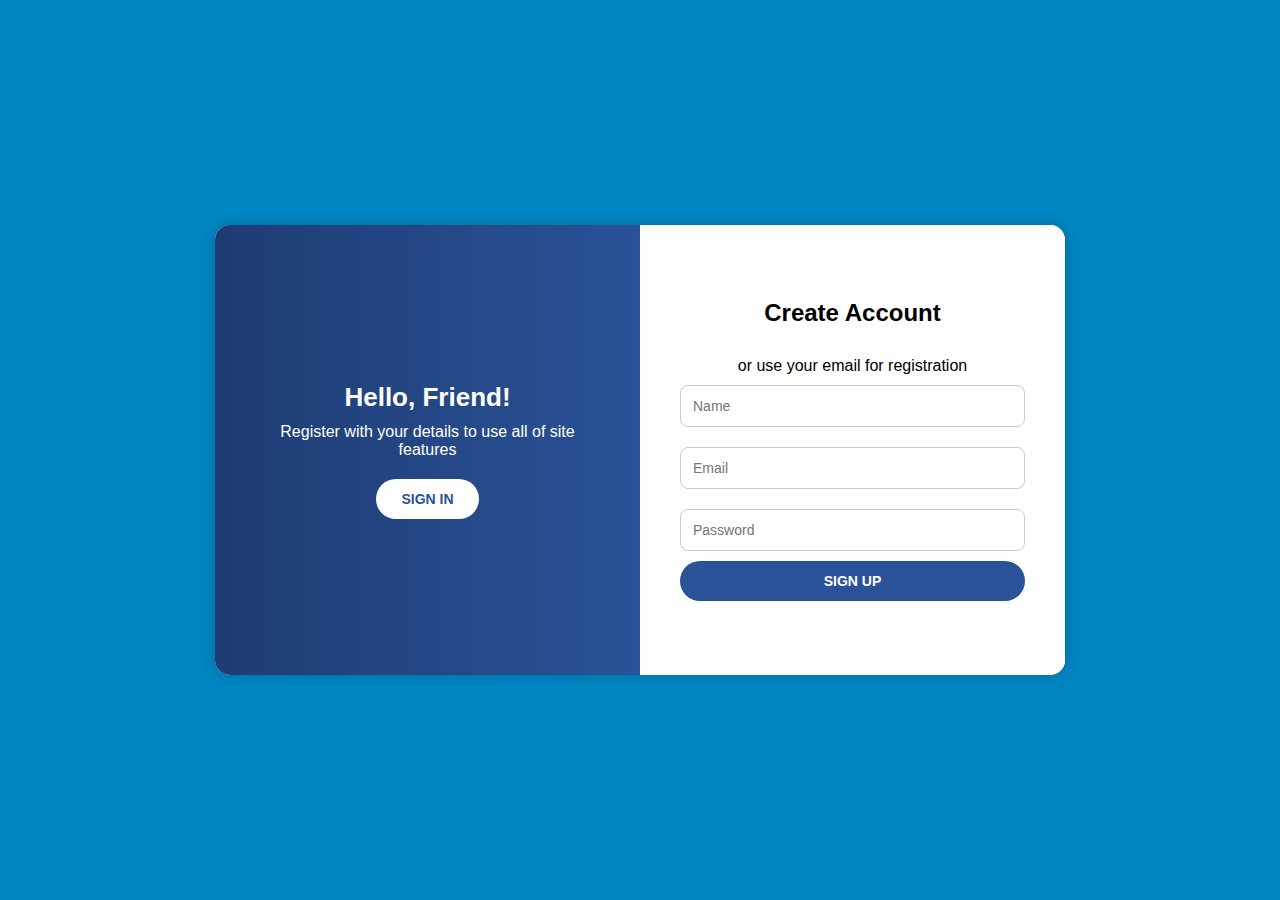
<file: FRONTEND/signup.html>
<!-- SIGN UP HTML -->
<!DOCTYPE html>
<html lang="en">
<head>
    <meta charset="UTF-8">
    <meta name="viewport" content="width=device-width, initial-scale=1.0">
    <title>Login & Signup</title>
    <style>
        * {
            margin: 0;
            padding: 0;
            box-sizing: border-box;
            font-family: Arial, sans-serif;
        }
        body {
            display: flex;
            justify-content: center;
            align-items: center;
            height: 100vh;
            background: #0086c3;
        }
        .container {
            display: flex;
            width: 850px;
            height: 450px;
            background: white;
            border-radius: 15px;
            box-shadow: 0px 0px 15px rgba(0, 0, 0, 0.2);
            overflow: hidden;
        }
        .left {
            width: 50%;
            background: linear-gradient(to right, #1E3C72, #2A5298);
            color: white;
            display: flex;
            flex-direction: column;
            justify-content: center;
            align-items: center;
            text-align: center;
            padding: 40px;
        }
        .left h2 {
            font-size: 26px;
            margin-bottom: 10px;
        }
        .left p {
            font-size: 16px;
            margin-bottom: 20px;
        }
        .left button {
            background-color: white;
            color: #2A5298;
            padding: 12px 25px;
            border: none;
            border-radius: 25px;
            cursor: pointer;
            font-weight: bold;
            font-size: 14px;
        }
        .right {
            width: 50%;
            display: flex;
            flex-direction: column;
            justify-content: center;
            align-items: center;
            background-color: white;
            padding: 40px;
        }
        .form-container {
            text-align: center;
            width: 100%;
        }
        .form-container h2 {
            margin-bottom: 15px;
            font-size: 24px;
        }
        .social-icons {
            display: flex;
            justify-content: center;
            gap: 15px;
            margin-bottom: 15px;
        }
        .social-icons img {
            width: 40px;
            height: 40px;
            border-radius: 50%;
            border: 1px solid #ccc;
            background-color: white;
        }
        .form-container input {
            width: 100%;
            padding: 12px;
            margin: 10px 0;
            border: 1px solid #ccc;
            border-radius: 8px;
            font-size: 14px;
        }
        .form-container button {
            background-color: #2A5298;
            color: white;
            padding: 12px 25px;
            border: none;
            border-radius: 25px;
            cursor: pointer;
            width: 100%;
            font-weight: bold;
            font-size: 14px;
        }
        .error {
            color: red;
            font-size: 12px;
            margin-top: -8px;
            margin-bottom: 10px;
            display: none;
        }
    </style>
    <!-- Google Sign-In Script -->
<script src="https://accounts.google.com/gsi/client" async defer></script>
</head>
<body>
    <div class="container">
        <div class="left">
            <h2>Hello, Friend!</h2>
            <p>Register with your details to use all of site features</p>
            <a href="Login.html">
                <button>SIGN IN</button>
            </a>
        </div>
        <div class="right">
            <div class="form-container">
                <h2>Create Account</h2>
                <div class="social-icons">
                    <div id="google-button"></div>
                </div>
                <p>or use your email for registration</p>
                <input type="text" id="name" placeholder="Name">
                <input type="email" id="email" placeholder="Email">
                <p class="error" id="emailError">Invalid email format</p>
                <input type="password" id="password" placeholder="Password">
                <p class="error" id="passwordError">Password must be at least 6 characters</p>
                <button onclick="validateForm()">SIGN UP</button>
            </div>
        </div>
    </div>
    <script>
        document.addEventListener("DOMContentLoaded", function () {
            let emailInput = document.getElementById("email");
            let passwordInput = document.getElementById("password");
            emailInput.addEventListener("blur", validateEmail);
            passwordInput.addEventListener("blur", validatePassword);
        });
        function validateEmail() {
            let email = document.getElementById("email").value;
            let emailError = document.getElementById("emailError");
            let emailPattern = /^[^\s@]+@[^\s@]+\.[^\s@]+$/;
    
            if (!emailPattern.test(email)) {
                emailError.style.display = "block";
            } else {
                emailError.style.display = "none";
            }
        }   
        function validatePassword() {
            let password = document.getElementById("password").value;
            let passwordError = document.getElementById("passwordError");
    
            if (password.length < 6) {
                passwordError.style.display = "block";
            } else {
                passwordError.style.display = "none";
            }
        }
    window.onload = () => {
        google.accounts.id.initialize({
            client_id: "765905063785-l425djnuf3bollai3piog45bah4jbdc7.apps.googleusercontent.com",
            callback: handleGoogleSignIn
        });

        google.accounts.id.renderButton(
            document.getElementById("google-button"),
            { theme: "outline", size: "large" }
        );
    };

    function handleGoogleSignIn(response) {
        const payload = JSON.parse(atob(response.credential.split('.')[1]));
        const email = payload.email;
        const name = payload.name;

        const adminEmails = ["prakhar@admin.com", "admin@example.com"];
        const role = adminEmails.includes(email) ? "admin" : "user";

        const fakeToken = `header.${btoa(JSON.stringify({ sub: email, role, exp: Math.floor(Date.now() / 1000) + 3600 }))}.signature`;

        localStorage.setItem("accessToken", fakeToken);
        localStorage.setItem("isLoggedIn", "true");

        alert(`Welcome ${name}! Logged in with Google.`);

        if (role === "admin") {
            window.location.href = "admin-users.html";
        } else {
            window.location.href = "get-started.html";
        }
    }

function validateForm() {
    validateEmail();
    validatePassword();

    let emailError = document.getElementById("emailError").style.display;
    let passwordError = document.getElementById("passwordError").style.display;

    if (emailError === "none" && passwordError === "none") {
        const email = document.getElementById("email").value;
        const adminEmails = ["prakhar@admin.com", "admin@example.com"];

        const payload = {
            sub: email,
            role: adminEmails.includes(email) ? "admin" : "user",
            exp: Math.floor(Date.now() / 1000) + 3600 // valid for 1 hour
        };

        const fakeToken = `header.${btoa(JSON.stringify(payload))}.signature`;
        localStorage.setItem("accessToken", fakeToken);
        localStorage.setItem("isLoggedIn", "true");

        alert("Registration Successful!");

        if (payload.role === "admin") {
            window.location.href = "admin-users.html";
        } else {
            window.location.href = "get-started.html";
        }

        return true;
    }

    return false;
}
    </script>
</body>
</html>
</file>
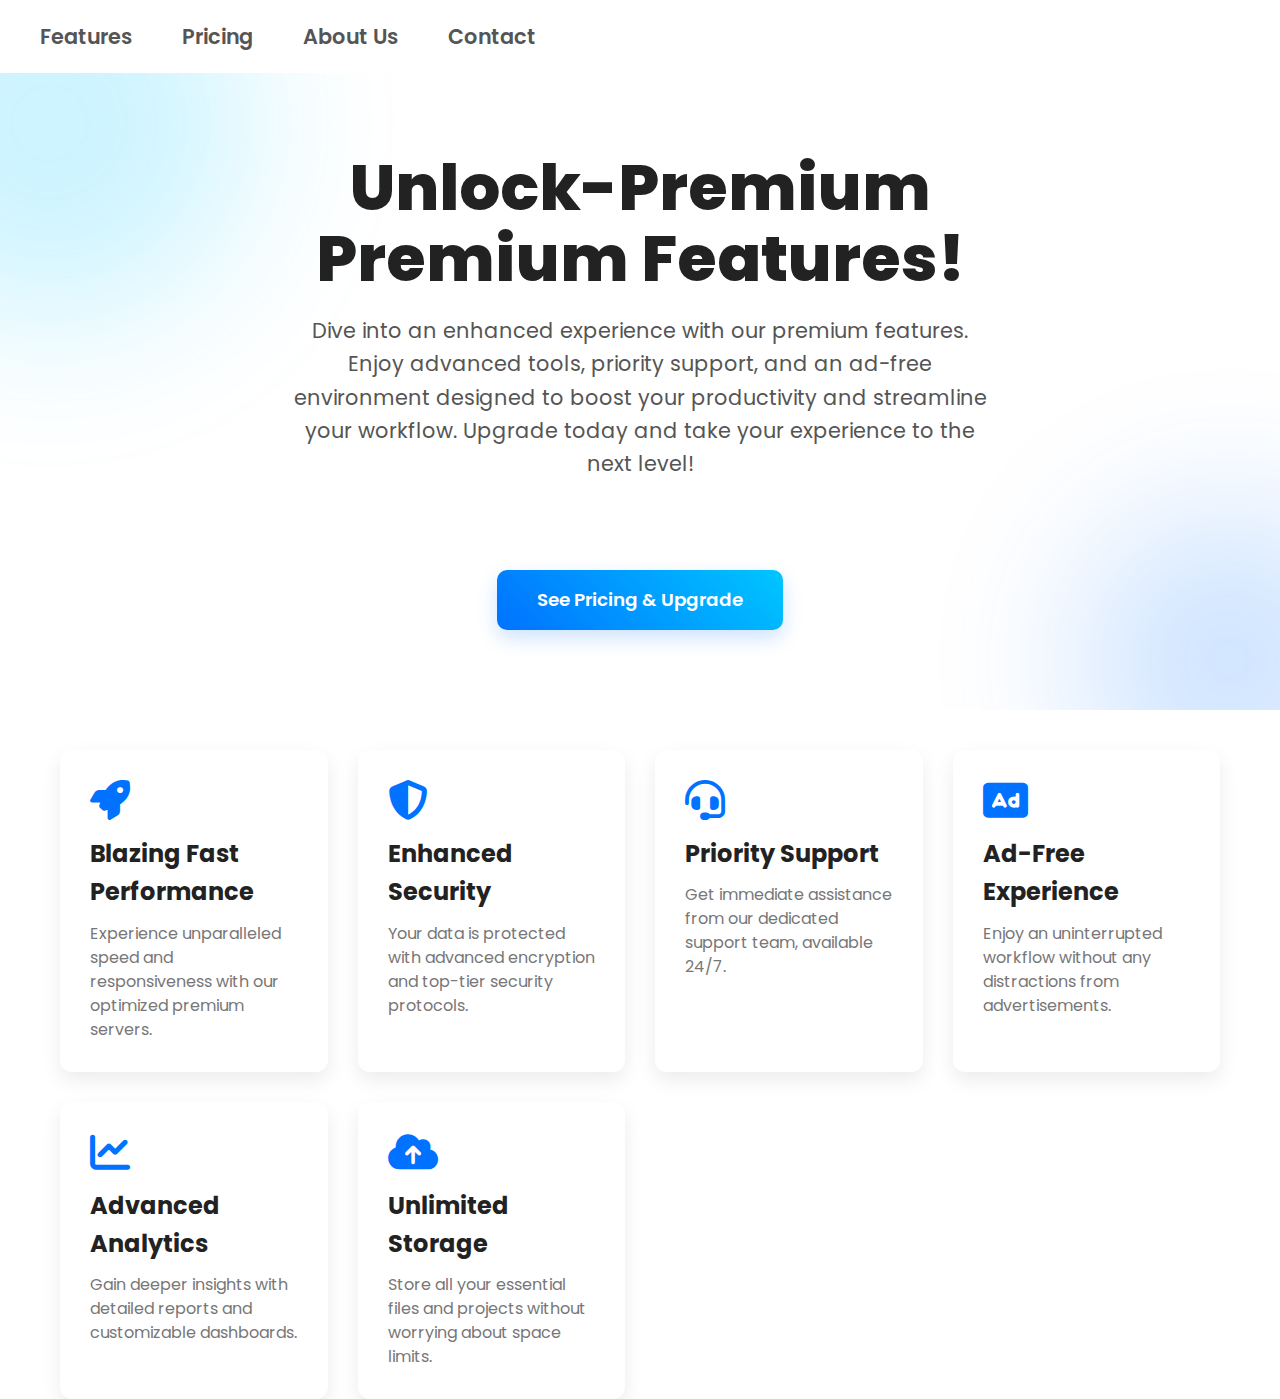
<file: FRONTEND/upgrade.html>
<!DOCTYPE html>
<html lang="en">
<head>
  <meta charset="UTF-8">
  <title>Unlock Premium Features - Pay Arp</title>
  <meta name="viewport" content="width=device-width, initial-scale=1.0">
  <link rel="stylesheet" href="https://cdnjs.cloudflare.com/ajax/libs/font-awesome/6.4.0/css/all.min.css"/>
  <link href="https://fonts.googleapis.com/css2?family=Poppins:wght@300;400;600;700;800&display=swap" rel="stylesheet">
  <style>
    :root {
      --primary-blue: #0072ff;
      --secondary-blue: #00c6ff;
      --text-dark: #222;
      --text-medium: #555;
      --text-light: #777;
      --bg-light: #f8f8f8;
      --bg-white: #fff;
    }

    * {
      box-sizing: border-box;
      margin: 0;
      padding: 0;
    }

    body {
      font-family: 'Poppins', sans-serif;
      background-color: var(--bg-white); /* White background as in the image */
      color: var(--text-dark);
      line-height: 1.6;
      display: flex;
      flex-direction: column;
      min-height: 100vh;
      overflow-x: hidden; /* Prevent horizontal scroll */
    }

    /* --- Navigation Bar --- */
    .navbar {
      display: flex;
      justify-content: space-between;
      align-items: center;
      padding: 20px 40px;
      position: relative;
      z-index: 100; /* Ensure it's on top */
      max-width: 1400px; /* Limit width */
      margin: 0 auto; /* Center navbar */
      width: 100%;
    }

    .navbar .nav-links {
      display: flex;
      gap: 50px;
    }

    .navbar .nav-links a {
      color: var(--text-medium);
      text-decoration: none;
      font-weight: 600;
      font-size: 1.3rem;
      transition: color 0.3s ease;
    }

    .navbar .nav-links a:hover {
      color: var(--primary-blue);
    }

    /* --- Main Content Section --- */
    .premium-section {
      flex-grow: 1; /* Allows section to take available height */
      display: flex;
      justify-content: center;
      align-items: center;
      padding: 60px 20px; /* Reduced top/bottom padding */
      position: relative;
      overflow: hidden;
    }

    /* Background Circles/Shapes */
    .premium-section::before,
    .premium-section::after {
      content: '';
      position: absolute;
      border-radius: 50%;
      filter: blur(80px); /* Soft blur effect */
      opacity: 0.2; /* Subtle opacity */
      z-index: 0;
    }

    .premium-section::before {
      width: 400px;
      height: 400px;
      background: var(--secondary-blue);
      top: -150px;
      left: -150px;
    }

    .premium-section::after {
      width: 300px;
      height: 300px;
      background: var(--primary-blue);
      bottom: -100px;
      right: -100px;
    }

    .premium-content {
      text-align: center;
      max-width: 800px; /* Adjust as per your image for content width */
      position: relative;
      z-index: 1; /* Ensure content is above background shapes */
      padding: 20px; /* Inner padding for content */
    }

    .premium-content h1 {
      font-size: 4rem; /* Larger heading as in the image */
      font-weight: 800; /* Extra bold */
      color: var(--text-dark);
      margin-bottom: 20px; /* Reduced space */
      line-height: 1.1;
    }

    .premium-content p {
      font-size: 1.3rem; /* Larger paragraph */
      color: var(--text-medium);
      margin-bottom: 40px; /* Space before features/CTA */
      max-width: 700px;
      margin-left: auto;
      margin-right: auto;
    }

    /* --- Features Section (Example) --- */
    .features-grid {
      display: grid;
      grid-template-columns: repeat(auto-fit, minmax(250px, 1fr));
      gap: 30px; /* Space between feature cards */
      margin-top: 40px; /* Space below main content */
      padding: 0 20px; /* Padding for the grid */
      max-width: 1200px; /* Max width for features */
      margin-left: auto;
      margin-right: auto;
    }

    .feature-card {
      background: var(--bg-white);
      border-radius: 12px;
      padding: 30px;
      box-shadow: 0 8px 20px rgba(0, 0, 0, 0.08);
      text-align: left;
      transition: transform 0.3s ease, box-shadow 0.3s ease;
    }

    .feature-card:hover {
      transform: translateY(-5px);
      box-shadow: 0 12px 25px rgba(0, 0, 0, 0.15);
    }

    .feature-card i {
      font-size: 2.5rem;
      color: var(--primary-blue);
      margin-bottom: 15px;
    }

    .feature-card h3 {
      font-size: 1.5rem;
      color: var(--text-dark);
      margin-bottom: 10px;
      font-weight: 700;
    }

    .feature-card p {
      font-size: 1rem;
      color: var(--text-light);
      line-height: 1.5;
      margin-bottom: 0; /* No margin at the bottom of feature p */
    }


    /* --- Call to Action Button (Optional, can be a payment button too) --- */
    .cta-button {
      display: inline-block;
      background: linear-gradient(45deg, var(--primary-blue), var(--secondary-blue));
      color: white;
      padding: 15px 40px;
      border-radius: 10px;
      text-decoration: none;
      font-weight: 600;
      font-size: 1.15rem;
      margin-top: 50px; /* Space below content */
      transition: transform 0.3s ease, box-shadow 0.3s ease;
      box-shadow: 0 8px 20px rgba(0, 114, 255, 0.2);
    }

    .cta-button:hover {
      transform: translateY(-3px);
      box-shadow: 0 12px 25px rgba(0, 114, 255, 0.3);
    }


    /* --- Responsive Adjustments --- */
    @media (max-width: 1024px) {
      .navbar {
        padding: 15px 30px;
      }
      .premium-content h1 {
        font-size: 3.5rem;
      }
      .premium-content p {
        font-size: 1.2rem;
      }
      .features-grid {
        grid-template-columns: repeat(auto-fit, minmax(220px, 1fr));
        padding: 0 15px;
      }
    }

    @media (max-width: 768px) {
      .navbar {
        flex-direction: column;
        gap: 15px;
        padding: 15px 20px;
      }
      .navbar .nav-links {
        gap: 20px;
      }
      .premium-section {
        padding: 40px 15px;
      }
      .premium-content h1 {
        font-size: 2.8rem;
        margin-bottom: 15px;
      }
      .premium-content p {
        font-size: 1.1rem;
        margin-bottom: 30px;
      }
      .feature-card {
        padding: 25px;
      }
      .feature-card i {
        font-size: 2rem;
      }
      .feature-card h3 {
        font-size: 1.3rem;
      }
      .feature-card p {
        font-size: 0.95rem;
      }
      .cta-button {
        padding: 12px 30px;
        font-size: 1rem;
        margin-top: 40px;
      }
    }

    @media (max-width: 480px) {
      .navbar {
        padding: 10px 15px;
      }
      .navbar .logo {
        font-size: 1.5rem;
      }
      .navbar .nav-links {
        display: none; /* Hide nav links on very small screens, can add a hamburger menu */
      }
      .premium-content h1 {
        font-size: 2.2rem;
      }
      .premium-content p {
        font-size: 1rem;
      }
      .features-grid {
        grid-template-columns: 1fr; /* Stack features vertically */
      }
      .feature-card {
        text-align: center; /* Center text in stacked cards */
      }
      .feature-card i {
        margin-bottom: 10px; /* Adjust icon margin */
      }
    }
  </style>
</head>
<body>

  <header class="navbar">
    <nav class="nav-links">
      <a href="#">Features</a>
      <a href="#">Pricing</a>
      <a href="#">About Us</a>
      <a href="#">Contact</a>
    </nav>
  </header>

  <main class="premium-section">
    <div class="premium-content">
      <h1>Unlock-Premium <br> Premium Features!</h1>
      <p>Dive into an enhanced experience with our premium features. Enjoy advanced tools, priority support, and an ad-free environment designed to boost your productivity and streamline your workflow. Upgrade today and take your experience to the next level!</p>

      <a href="" class="cta-button">See Pricing & Upgrade</a>

      </div>
  </main>

  <section class="features-grid" id="pricing">
    <div class="feature-card">
      <i class="fas fa-rocket"></i>
      <h3>Blazing Fast Performance</h3>
      <p>Experience unparalleled speed and responsiveness with our optimized premium servers.</p>
    </div>
    <div class="feature-card">
      <i class="fas fa-shield-alt"></i>
      <h3>Enhanced Security</h3>
      <p>Your data is protected with advanced encryption and top-tier security protocols.</p>
    </div>
    <div class="feature-card">
      <i class="fas fa-headset"></i>
      <h3>Priority Support</h3>
      <p>Get immediate assistance from our dedicated support team, available 24/7.</p>
    </div>
    <div class="feature-card">
      <i class="fas fa-ad"></i>
      <h3>Ad-Free Experience</h3>
      <p>Enjoy an uninterrupted workflow without any distractions from advertisements.</p>
    </div>
    <div class="feature-card">
      <i class="fas fa-chart-line"></i>
      <h3>Advanced Analytics</h3>
      <p>Gain deeper insights with detailed reports and customizable dashboards.</p>
    </div>
    <div class="feature-card">
      <i class="fas fa-cloud-upload-alt"></i>
      <h3>Unlimited Storage</h3>
      <p>Store all your essential files and projects without worrying about space limits.</p>
    </div>
  </section>

  <script>
    // Payment functions (if you decide to put them directly on this page)
    async function initiatePaytm() {
      const statusEl = document.getElementById("status");
      if (statusEl) {
        statusEl.className = "status";
        statusEl.innerText = "Redirecting to Paytm...";

        try {
          const res = await fetch("/api/paytm/initiate", {
            method: "POST",
            headers: { "Content-Type": "application/json" },
            body: JSON.stringify({ amount: 100 })
          });

          if (!res.ok) throw new Error("Failed to initiate Paytm payment");

          const data = await res.json();

          const form = document.createElement("form");
          form.method = "POST";
          form.action = "https://securegw-stage.paytm.in/order/process";

          for (let key in data) {
            const input = document.createElement("input");
            input.type = "hidden";
            input.name = key;
            input.value = data[key];
            form.appendChild(input);
          }

          document.body.appendChild(form);
          form.submit();
        } catch (err) {
          console.error(err);
          statusEl.classList.add("error");
          statusEl.innerText = "Paytm payment failed. Please try again.";
        }
      } else {
        alert("Paytm integration logic would go here!");
      }
    }

    function initiateRazorpay() {
      const statusEl = document.getElementById("status");
      if (statusEl) {
        statusEl.className = "status";
        statusEl.innerText = "Razorpay integration coming soon...";
      } else {
        alert("Razorpay integration logic would go here!");
      }
    }

    function initiateUPI() {
      const statusEl = document.getElementById("status");
      if (statusEl) {
        statusEl.className = "status";
        statusEl.innerText = "UPI integration coming soon...";
      } else {
        alert("UPI integration logic would go here!");
      }
    }
  </script>

</body>
</html>
</file>
